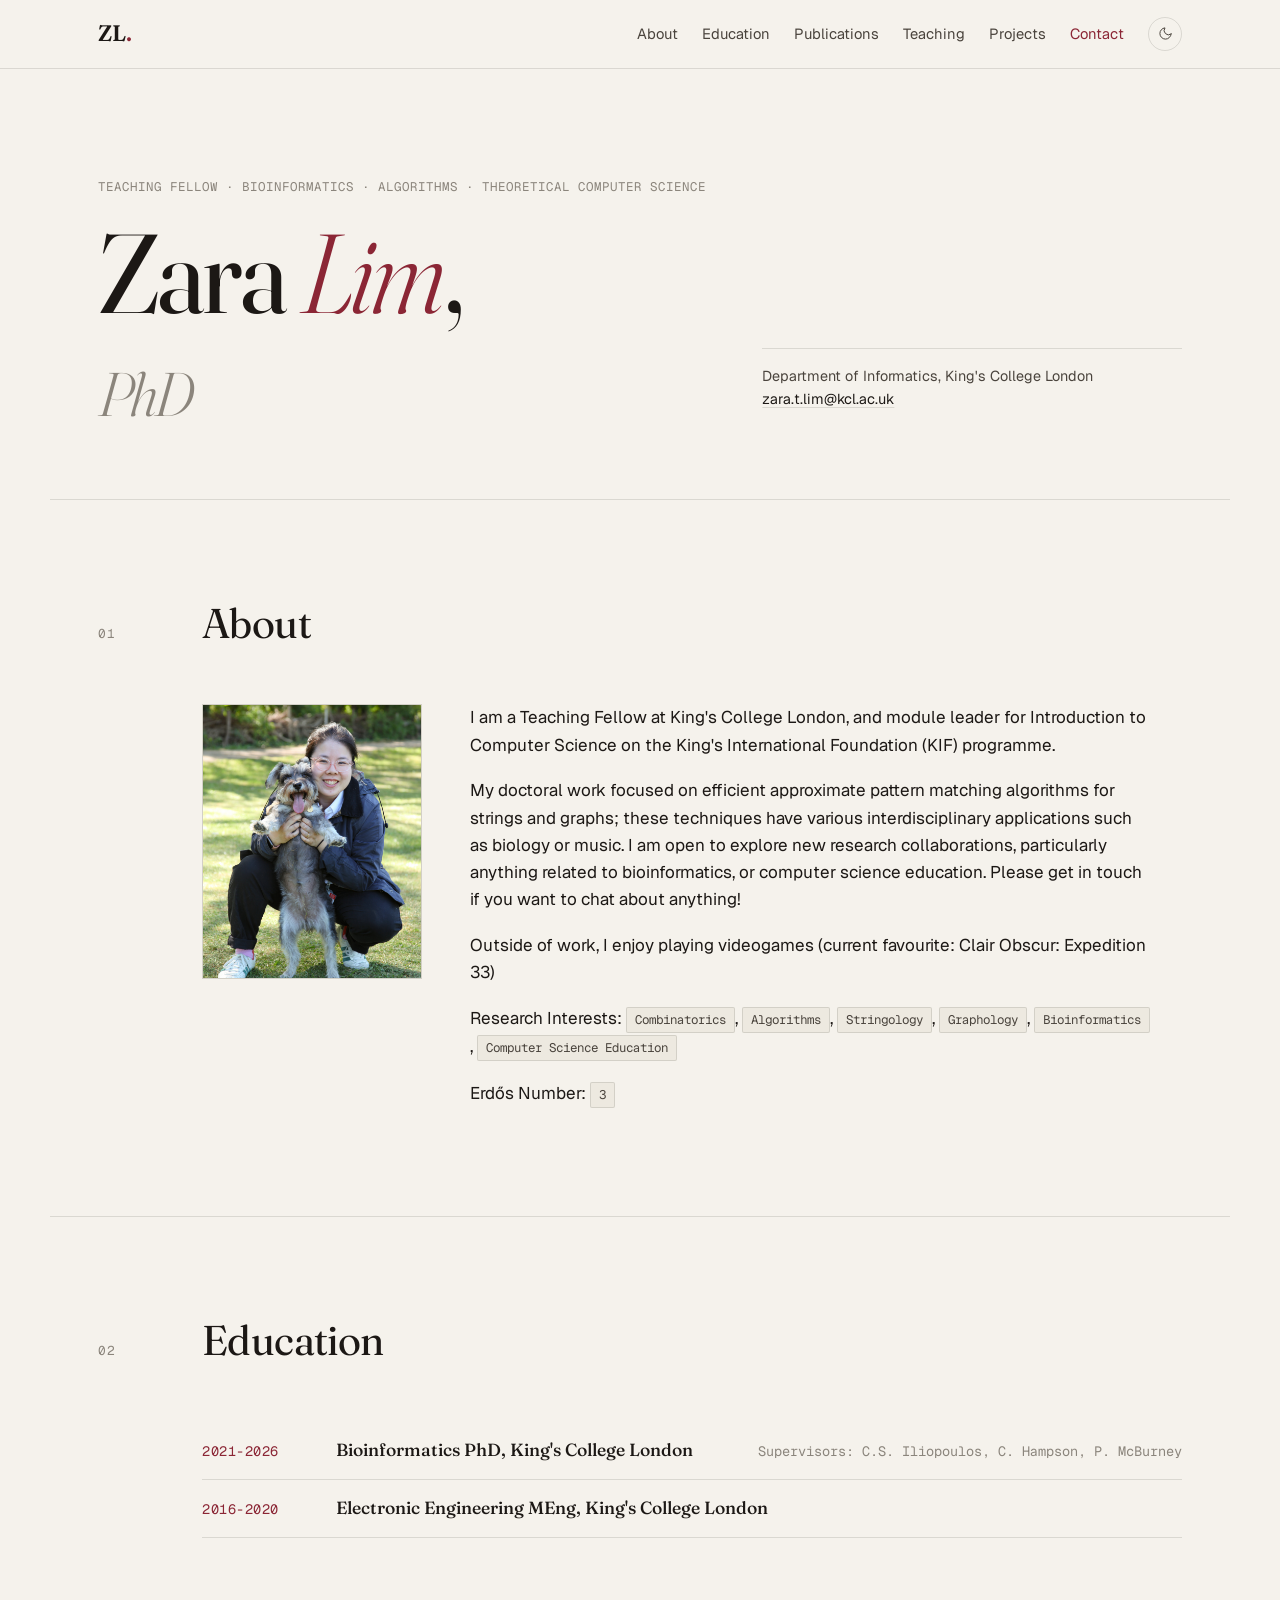
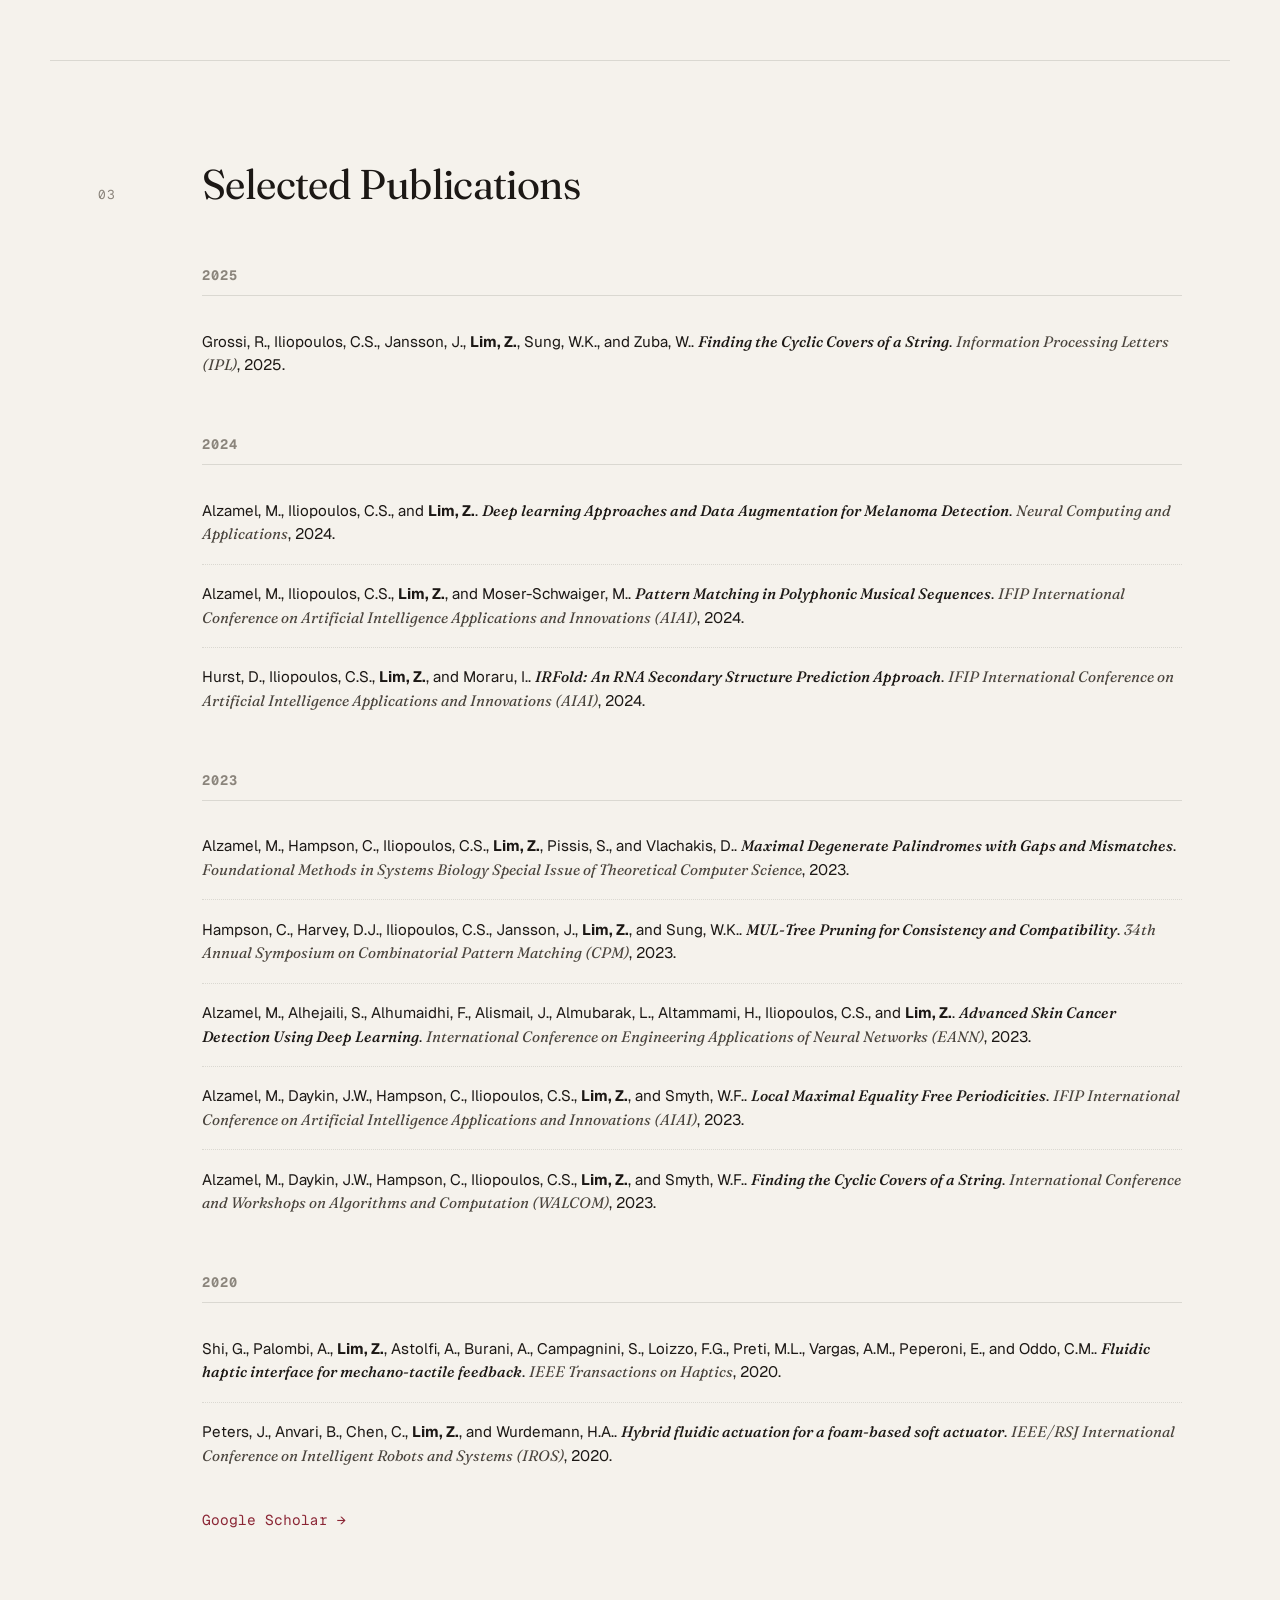
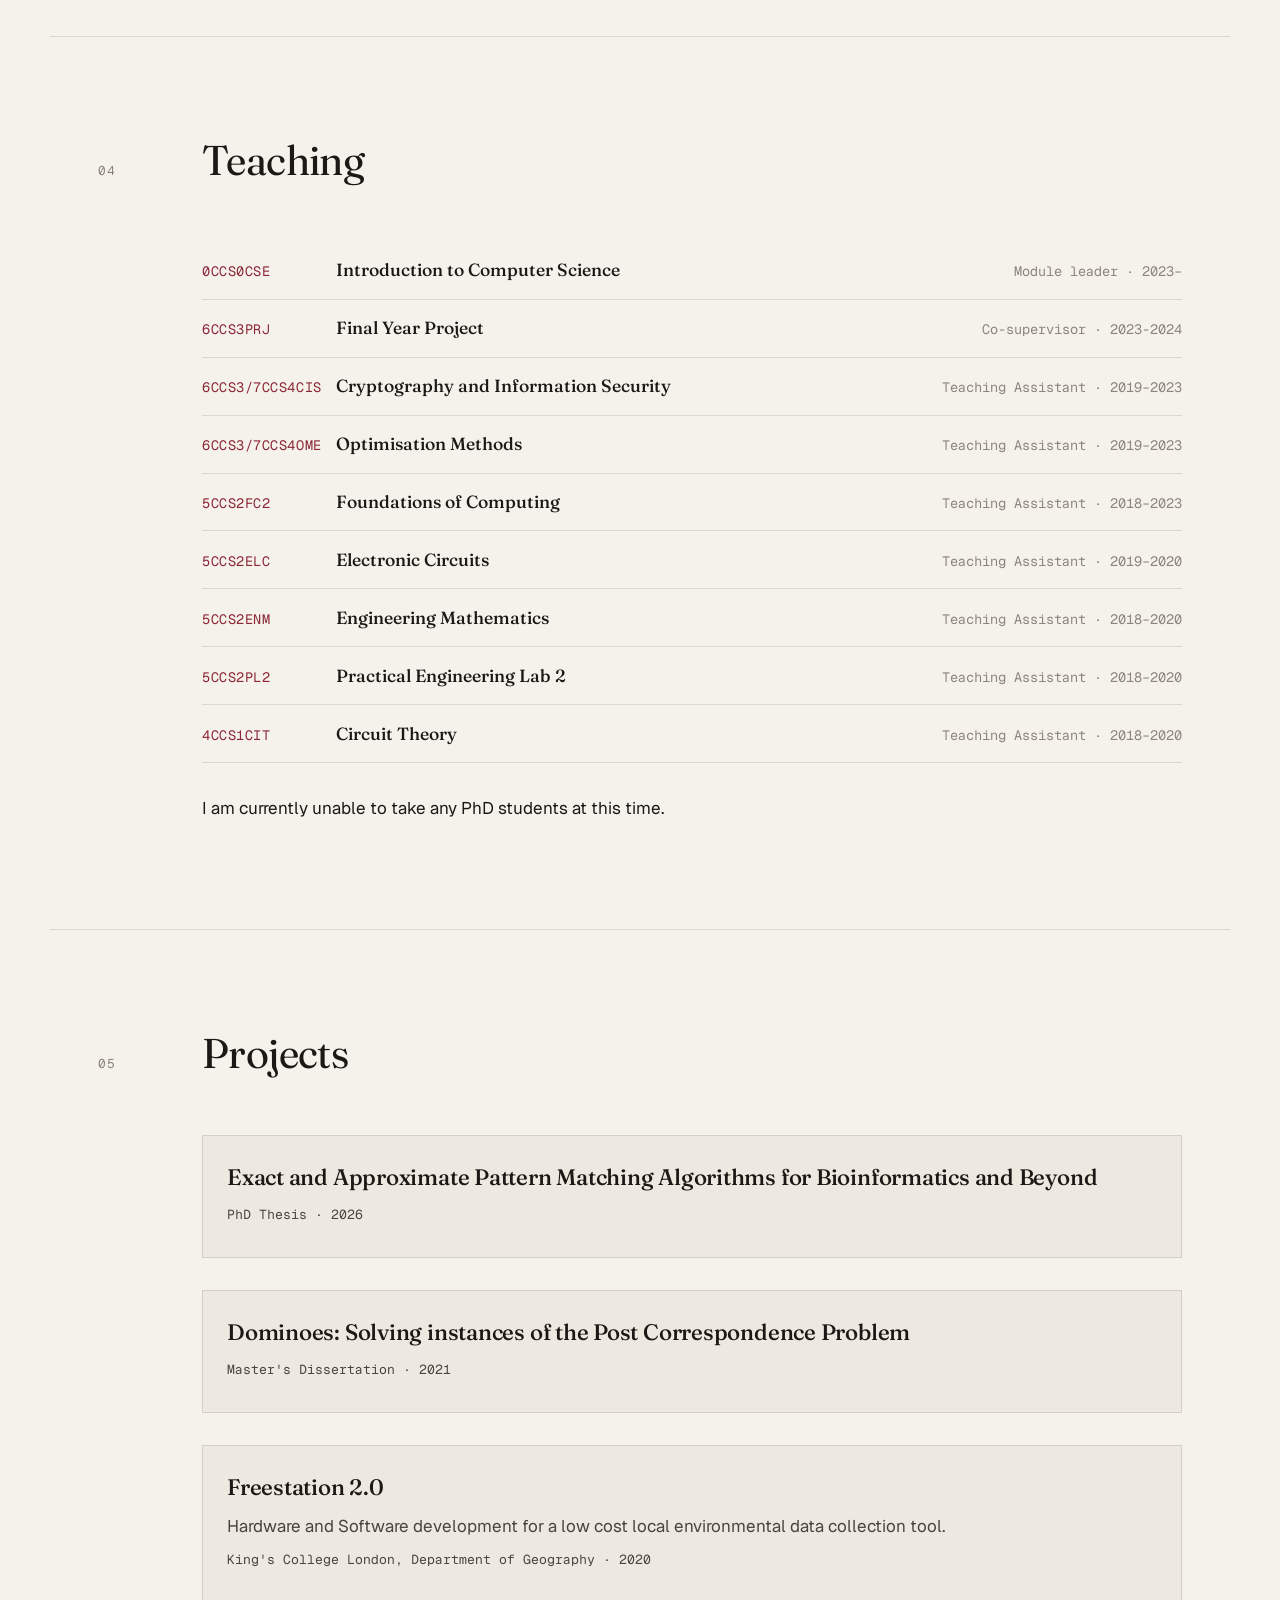
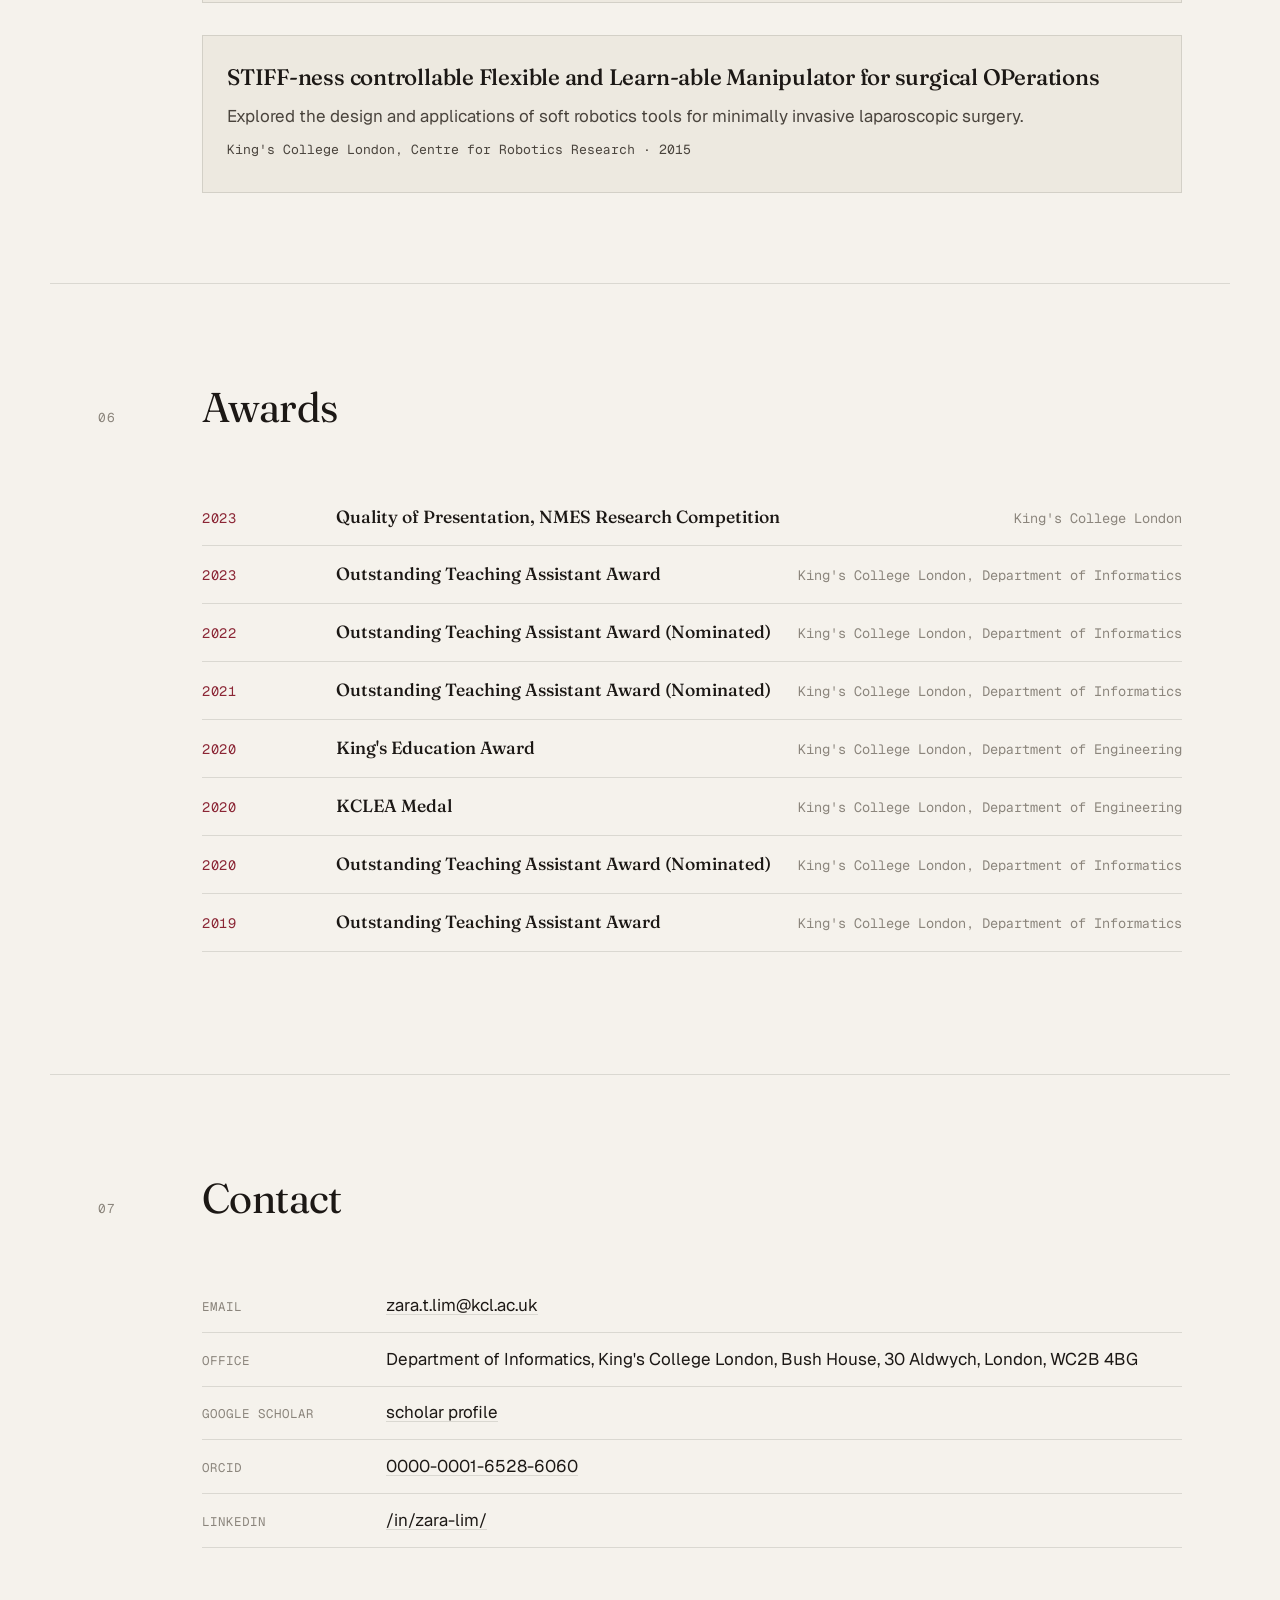
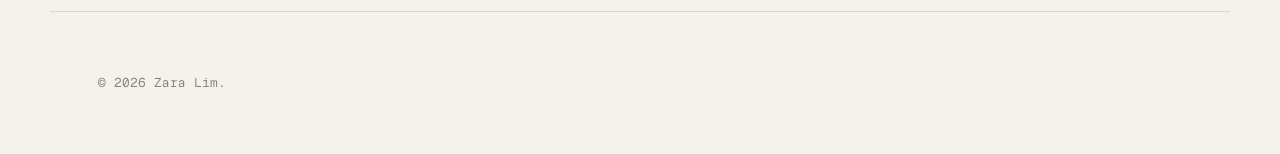
<file: index.html>
<!doctype html>
<html lang="en-GB">
<head>
  <meta charset="utf-8">
  <meta name="viewport" content="width=device-width, initial-scale=1">

  <!-- ============ SEO ============ -->

  <title>Dr Zara Lim — Teaching Fellow, King's College London</title>
  <meta name="description" content="Dr Zara Lim is a Teaching Fellow at King's College London researching string and graph algorithms, pattern matching and bioinformatics, and teaching computer science.">
  <meta name="author" content="Zara Lim">
  <meta name="robots" content="index, follow">
  <link rel="canonical" href="https://zaratimmilim.github.io/">

  <!-- Social previews (Open Graph / LinkedIn / Facebook) -->
  <meta property="og:type" content="profile">
  <meta property="og:site_name" content="Dr Zara Lim">
  <meta property="og:title" content="Dr Zara Lim, Teaching Fellow">
  <meta property="og:description" content="Teaching Fellow at King's College London. Research in algorithms, stringology, pattern matching and bioinformatics.">
  <meta property="og:url" content="https://zaratimmilim.github.io/">
  <meta property="og:image" content="https://zaratimmilim.github.io/assets/images/me.jpg">
  <meta property="og:locale" content="en_GB">
  <meta property="profile:first_name" content="Zara">
  <meta property="profile:last_name" content="Lim">

  <!-- Social previews (X / Twitter) -->
  <meta name="twitter:card" content="summary">
  <meta name="twitter:title" content="Dr Zara Lim — Teaching Fellow in Computer Science">
  <meta name="twitter:description" content="Teaching Fellow at King's College London. Research in algorithms, stringology, pattern matching and bioinformatics.">
  <meta name="twitter:image" content="https://zaratimmilim.github.io/assets/images/me.jpg">

  <!-- Structured data: tells Google this page is about a person -->
  <script type="application/ld+json">
  {
    "@context": "https://schema.org",
    "@type": "ProfilePage",
    "url": "https://zaratimmilim.github.io/",
    "mainEntity": {
      "@type": "Person",
      "name": "Zara Lim",
      "honorificPrefix": "Dr",
      "jobTitle": "Teaching Fellow",
      "url": "https://zaratimmilim.github.io/",
      "image": "https://zaratimmilim.github.io/assets/images/me.jpg",
      "email": "mailto:zara.t.lim@kcl.ac.uk",
      "worksFor": {
        "@type": "CollegeOrUniversity",
        "name": "King's College London",
        "department": { "@type": "Organization", "name": "Department of Informatics" }
      },
      "alumniOf": { "@type": "CollegeOrUniversity", "name": "King's College London" },
      "workLocation": {
        "@type": "Place",
        "address": {
          "@type": "PostalAddress",
          "streetAddress": "Bush House, 30 Aldwych",
          "addressLocality": "London",
          "postalCode": "WC2B 4BG",
          "addressCountry": "GB"
        }
      },
      "knowsAbout": ["Algorithms", "Combinatorics", "Stringology", "Pattern Matching", "Graph Algorithms", "Bioinformatics", "Computer Science Education"],
      "sameAs": [
        "https://scholar.google.com/citations?user=2sN--UwAAAAJ",
        "https://orcid.org/0000-0001-6528-6060",
        "https://www.linkedin.com/in/zara-lim/"
      ]
    }
  }
  </script>

  <!-- Set theme -->
  <script>
  (function () {
    var saved = null;
    try { saved = localStorage.getItem('theme'); } catch (e) {}
    const system = window.matchMedia('(prefers-color-scheme: dark)').matches ? 'dark' : 'light';
    document.documentElement.setAttribute('data-theme', saved || system);
  })();
  </script>

  <!-- Fonts: Fraunces (display serif) + Geist (body sans) -->
  <link rel="preconnect" href="https://fonts.googleapis.com">
  <link rel="preconnect" href="https://fonts.gstatic.com" crossorigin>
  <link href="https://fonts.googleapis.com/css2?family=Fraunces:ital,opsz,wght@0,9..144,300..900;1,9..144,300..900&family=Geist:wght@300..700&family=Geist+Mono:wght@400;500&display=swap" rel="stylesheet">

  <link rel="stylesheet" href="assets/css/style.css">
</head>
<body>

  <!-- ============ NAVIGATION ============ -->
  <header class="nav">
    <div class="nav__inner">
      <a href="#top" class="nav__brand" aria-label="Zara Lim — home">ZL<span>.</span></a>
      <div class="nav__right">
        <nav aria-label="Main">
          <ul class="nav__links">
            <li><a href="#about">About</a></li>
            <li><a href="#education">Education</a></li>
            <li><a href="#publications">Publications</a></li>
            <li><a href="#teaching">Teaching</a></li>
            <li><a href="#projects">Projects</a></li>
            <li><a href="#contact">Contact</a></li>
          </ul>
        </nav>

        <!-- Theme toggle -->
        <button class="theme-toggle" id="theme-toggle" type="button" aria-label="Switch theme">
          <svg class="theme-toggle__sun" viewBox="0 0 24 24" fill="none" stroke="currentColor"
              stroke-width="1.6" stroke-linecap="round" aria-hidden="true">
            <circle cx="12" cy="12" r="4"/>
            <path d="M12 2v2M12 20v2M4.93 4.93l1.41 1.41M17.66 17.66l1.41 1.41
                    M2 12h2M20 12h2M4.93 19.07l1.41-1.41M17.66 6.34l1.41-1.41"/>
          </svg>
          <svg class="theme-toggle__moon" viewBox="0 0 24 24" fill="none" stroke="currentColor"
              stroke-width="1.6" stroke-linecap="round" stroke-linejoin="round" aria-hidden="true">
            <path d="M21 12.79A9 9 0 1 1 11.21 3 7 7 0 0 0 21 12.79z"/>
          </svg>
        </button>
      </div>
    </div>
  </header>

  <main id="top">

    <!-- ============ HERO ============ -->
    <section class="hero">
      <p class="eyebrow">Teaching Fellow · Bioinformatics · Algorithms · Theoretical Computer Science</p>
      <div class="hero__grid">
        <div class="hero__intro">

          <h1 class="display">
            Zara <em>Lim</em>,<br>
            <span class="display--muted">PhD</span>
          </h1>
        </div>
        <aside class="hero__aside">
          <p class="meta">
            Department of Informatics, King's College London<br>
            <a href="mailto:zara.t.lim@kcl.ac.uk">zara.t.lim@kcl.ac.uk</a>
          </p>
        </aside>
      </div>
    </section>

    <!-- ============ ABOUT ============ -->
    <section id="about" class="section">
      <header class="section__head">
        <span class="section__num">01</span>
        <h2 class="section__title">About</h2>
      </header>
      <div class="section__body two-col">
        <div class="two-col__media">
          <div class="portrait">
            <img src="assets/images/me.jpg" alt="Photo of Zara Lim" width="400" height="400" onerror="this.style.display='none'">
          </div>
        </div>
        <div class="two-col__text prose">
          <p>
            I am a Teaching Fellow at King's College London,
            and module leader for Introduction to Computer Science
            on the King's International Foundation (KIF) programme.
          </p>
          <p>
            My doctoral work focused on efficient approximate pattern matching
            algorithms for strings and graphs; these techniques have various
            interdisciplinary applications such as biology or music.

            I am open to explore new research collaborations, particularly
            anything related to bioinformatics, or computer science education.
            Please get in touch if you want to chat about anything!
          </p>
          <p>
            Outside of work, I enjoy playing videogames (current favourite: Clair Obscur: Expedition 33)
          </p>

          <p>
            Research Interests:
            <span class="tag">Combinatorics</span>,
            <span class="tag">Algorithms</span>,
            <span class="tag">Stringology</span>,
            <span class="tag">Graphology</span>,
            <span class="tag">Bioinformatics</span>,
            <span class="tag">Computer Science Education</span>
          </p>
          <p>
            Erdős Number:
            <span class="tag">3</span>
          </p>
        </div>
      </div>
    </section>



    <!-- ============ EDUCATION ============ -->
    <section id="education" class="section">
      <header class="section__head">
        <span class="section__num">02</span>
        <h2 class="section__title">Education</h2>
      </header>

      <div class="section__body">
        <ul class="courses">

          <li>
            <span class="course__code">2021-2026</span>
            <span class="course__name">Bioinformatics PhD, King's College London</span>
            <span class="course__role">Supervisors: C.S. Iliopoulos, C. Hampson, P. McBurney</span>

          </li>
          <li>
            <span class="course__code">2016-2020</span>
            <span class="course__name">Electronic Engineering MEng, King's College London</span>
          </li>
        </ul>

      </div>
    </section>




    <!-- ============ PUBLICATIONS ============ -->
    <section id="publications" class="section">
      <header class="section__head">
        <span class="section__num">03</span>
        <h2 class="section__title">Selected Publications</h2>
      </header>
      <div class="section__body">

        <h3 class="year">2025</h3>
        <ol class="pubs">
          <li class="pub">
            <span class="pub__authors">Grossi, R., Iliopoulos, C.S., Jansson, J., <strong>Lim, Z.</strong>, Sung, W.K., and Zuba, W.</span>.
            <span class="pub__title">Finding the Cyclic Covers of a String</span>.
            <em class="pub__venue">Information Processing Letters (IPL)</em>, 2025.
          </li>
        </ol>

        <h3 class="year">2024</h3>
        <ol class="pubs">
          <li class="pub">
            <span class="pub__authors">Alzamel, M., Iliopoulos, C.S., and <strong>Lim, Z.</strong></span>.
            <span class="pub__title">Deep learning Approaches and Data Augmentation for Melanoma Detection</span>.
            <em class="pub__venue">Neural Computing and Applications</em>, 2024.
          </li>
          <li class="pub">
            <span class="pub__authors">Alzamel, M., Iliopoulos, C.S., <strong>Lim, Z.</strong>, and Moser-Schwaiger, M.</span>.
            <span class="pub__title">Pattern Matching in Polyphonic Musical Sequences</span>.
            <em class="pub__venue">IFIP International Conference on Artificial Intelligence Applications and Innovations (AIAI)</em>, 2024.
          </li>
          <li class="pub">
            <span class="pub__authors">Hurst, D., Iliopoulos, C.S., <strong>Lim, Z.</strong>, and Moraru, I.</span>.
            <span class="pub__title">IRFold: An RNA Secondary Structure Prediction Approach</span>.
            <em class="pub__venue">IFIP International Conference on Artificial Intelligence Applications and Innovations (AIAI)</em>, 2024.
          </li>
        </ol>

        <h3 class="year">2023</h3>
        <ol class="pubs">
          <li class="pub">
            <span class="pub__authors">Alzamel, M., Hampson, C., Iliopoulos, C.S., <strong>Lim, Z.</strong>, Pissis, S., and Vlachakis, D.</span>.
            <span class="pub__title">Maximal Degenerate Palindromes with Gaps and Mismatches</span>.
            <em class="pub__venue">Foundational Methods in Systems Biology Special Issue of Theoretical Computer Science</em>, 2023.
          </li>
          <li class="pub">
            <span class="pub__authors">Hampson, C., Harvey, D.J., Iliopoulos, C.S., Jansson, J., <strong>Lim, Z.</strong>, and Sung, W.K.</span>.
            <span class="pub__title">MUL-Tree Pruning for Consistency and Compatibility</span>.
            <em class="pub__venue">34th Annual Symposium on Combinatorial Pattern Matching (CPM)</em>, 2023.
          </li>
          <li class="pub">
            <span class="pub__authors">Alzamel, M., Alhejaili, S., Alhumaidhi, F., Alismail, J., Almubarak, L., Altammami, H., Iliopoulos, C.S., and <strong>Lim, Z.</strong></span>.
            <span class="pub__title">Advanced Skin Cancer Detection Using Deep Learning</span>.
            <em class="pub__venue">International Conference on Engineering Applications of Neural Networks (EANN)</em>, 2023.
          </li>
          <li class="pub">
            <span class="pub__authors">Alzamel, M., Daykin, J.W., Hampson, C., Iliopoulos, C.S., <strong>Lim, Z.</strong>, and Smyth, W.F.</span>.
            <span class="pub__title">Local Maximal Equality Free Periodicities</span>.
            <em class="pub__venue">IFIP International Conference on Artificial Intelligence Applications and Innovations (AIAI)</em>, 2023.
          </li>
          <li class="pub">
            <span class="pub__authors">Alzamel, M., Daykin, J.W., Hampson, C., Iliopoulos, C.S., <strong>Lim, Z.</strong>, and Smyth, W.F.</span>.
            <span class="pub__title">Finding the Cyclic Covers of a String</span>.
            <em class="pub__venue">International Conference and Workshops on Algorithms and Computation (WALCOM)</em>, 2023.
          </li>
        </ol>

        <h3 class="year">2020</h3>
        <ol class="pubs">
          <li class="pub">
            <span class="pub__authors">Shi, G., Palombi, A., <strong>Lim, Z.</strong>, Astolfi, A., Burani, A., Campagnini, S., Loizzo, F.G., Preti, M.L., Vargas, A.M., Peperoni, E., and Oddo, C.M.</span>.
            <span class="pub__title">Fluidic haptic interface for mechano-tactile feedback</span>.
            <em class="pub__venue">IEEE Transactions on Haptics</em>, 2020.
          </li>
          <li class="pub">
            <span class="pub__authors">Peters, J., Anvari, B., Chen, C., <strong>Lim, Z.</strong>, and Wurdemann, H.A.</span>.
            <span class="pub__title">Hybrid fluidic actuation for a foam-based soft actuator</span>.
            <em class="pub__venue">IEEE/RSJ International Conference on Intelligent Robots and Systems (IROS)</em>, 2020.
          </li>

        </ol>

        <p class="more"><a href="https://scholar.google.com/citations?user=2sN--UwAAAAJ&amp;hl=en" rel="me">Google Scholar →</a></p>
      </div>
    </section>

    <!-- ============ TEACHING ============ -->
    <section id="teaching" class="section">
      <header class="section__head">
        <span class="section__num">04</span>
        <h2 class="section__title">Teaching</h2>
      </header>
      <div class="section__body">
        <ul class="courses">

          <li>
            <span class="course__code">0CCS0CSE</span>
            <span class="course__name">Introduction to Computer Science</span>
            <span class="course__role">Module leader · 2023–</span>
          </li>
          <li>
            <span class="course__code">6CCS3PRJ</span>
            <span class="course__name">Final Year Project</span>
            <span class="course__role">Co-supervisor · 2023-2024</span>
          </li>
          <li>
            <span class="course__code">6CCS3/7CCS4CIS</span>
            <span class="course__name">Cryptography and Information Security</span>
            <span class="course__role">Teaching Assistant · 2019–2023</span>
          </li>
          <li>
            <span class="course__code">6CCS3/7CCS4OME</span>
            <span class="course__name">Optimisation Methods</span>
            <span class="course__role">Teaching Assistant · 2019–2023</span>
          </li>
          <li>
            <span class="course__code">5CCS2FC2</span>
            <span class="course__name">Foundations of Computing</span>
            <span class="course__role">Teaching Assistant · 2018–2023</span>
          </li>
          <li>
            <span class="course__code">5CCS2ELC</span>
            <span class="course__name">Electronic Circuits</span>
            <span class="course__role">Teaching Assistant · 2019–2020</span>
          </li>
          <li>
            <span class="course__code">5CCS2ENM</span>
            <span class="course__name">Engineering Mathematics</span>
            <span class="course__role">Teaching Assistant · 2018–2020</span>
          </li>
          <li>
            <span class="course__code">5CCS2PL2</span>
            <span class="course__name">Practical Engineering Lab 2</span>
            <span class="course__role">Teaching Assistant · 2018–2020</span>
          </li>
          <li>
            <span class="course__code">4CCS1CIT</span>
            <span class="course__name">Circuit Theory</span>
            <span class="course__role">Teaching Assistant · 2018–2020</span>
          </li>

        </ul>

        <p class="prose">
          I am currently unable to take any PhD students at this time.
        </p>
      </div>
    </section>

    <!-- ============ PROJECTS ============ -->
    <section id="projects" class="section">
      <header class="section__head">
        <span class="section__num">05</span>
        <h2 class="section__title">Projects</h2>
      </header>
      <div class="section__body">
        <ul class="projects">
          <li class="project">
            <h3>Exact and Approximate Pattern Matching Algorithms for Bioinformatics and Beyond</h3>
            <p class="project__meta">PhD Thesis · 2026</p>
          </li>
          <li class="project">
            <h3>Dominoes: Solving instances of the Post Correspondence Problem</h3>
            <p class="project__meta">Master's Dissertation · 2021</p>
          </li>
          <li class="project">
            <h3>Freestation 2.0</h3>
            <p>Hardware and Software development for a low cost local environmental data collection tool.</p>
            <p class="project__meta">King's College London, Department of Geography · 2020</p>
          </li>

          <li class="project">
            <h3>STIFF-ness controllable Flexible and Learn-able Manipulator for surgical OPerations</h3>
            <p>Explored the design and applications of soft robotics tools for minimally invasive laparoscopic surgery.</p>
            <p class="project__meta">King's College London, Centre for Robotics Research · 2015</p>
          </li>
        </ul>
      </div>
    </section>



    <!-- ============ AWARDS ============ -->
    <section id="awards" class="section">
      <header class="section__head">
        <span class="section__num">06</span>
        <h2 class="section__title">Awards</h2>
      </header>
      <div class="section__body">
        <ul class="courses">

          <li>
            <span class="course__code">2023</span>
            <span class="course__name">Quality of Presentation, NMES Research Competition</span>
            <span class="course__role">King's College London</span>
          </li>
          <li>
            <span class="course__code">2023</span>
            <span class="course__name">Outstanding Teaching Assistant Award</span>
            <span class="course__role">King's College London, Department of Informatics</span>
          </li>
          <li>
            <span class="course__code">2022</span>
            <span class="course__name">Outstanding Teaching Assistant Award (Nominated)</span>
            <span class="course__role">King's College London, Department of Informatics</span>
          </li>
          <li>
            <span class="course__code">2021</span>
            <span class="course__name">Outstanding Teaching Assistant Award (Nominated)</span>
            <span class="course__role">King's College London, Department of Informatics</span>
          </li>
          <li>
            <span class="course__code">2020</span>
            <span class="course__name">King's Education Award</span>
            <span class="course__role">King's College London, Department of Engineering</span>
          </li>
          <li>
            <span class="course__code">2020</span>
            <span class="course__name">KCLEA Medal</span>
            <span class="course__role">King's College London, Department of Engineering</span>
          </li>
          <li>
            <span class="course__code">2020</span>
            <span class="course__name">Outstanding Teaching Assistant Award (Nominated)</span>
            <span class="course__role">King's College London, Department of Informatics</span>
          </li>
          <li>
            <span class="course__code">2019</span>
            <span class="course__name">Outstanding Teaching Assistant Award</span>
            <span class="course__role">King's College London, Department of Informatics</span>
          </li>

        </ul>


      </div>
    </section>





    <!-- ============ CONTACT ============ -->
    <section id="contact" class="section section--contact">
      <header class="section__head">
        <span class="section__num">07</span>
        <h2 class="section__title">Contact</h2>
      </header>
      <div class="section__body">
        <ul class="contact">
          <li><span>Email</span><a href="mailto:zara.t.lim@kcl.ac.uk">zara.t.lim@kcl.ac.uk</a></li>
          <li><span>Office</span>Department of Informatics, King's College London, Bush House, 30 Aldwych, London, WC2B 4BG</li>
          <li><span>Google Scholar</span><a href="https://scholar.google.com/citations?user=2sN--UwAAAAJ&amp;hl=en" rel="me">scholar profile</a></li>
          <li><span>ORCID</span><a href="https://orcid.org/0000-0001-6528-6060" rel="me">0000-0001-6528-6060</a></li>
          <li><span>LinkedIn</span><a href="https://www.linkedin.com/in/zara-lim/" rel="me">/in/zara-lim/</a></li>
        </ul>
      </div>
    </section>

  </main>

  <footer class="foot">
    <p>© <span id="year"></span> Zara Lim.</p>
  </footer>

  <script src="assets/js/main.js"></script>
</body>
</html>
</file>
<file: assets/css/style.css>
/* =========================================================
   Personal academic site — refined editorial aesthetic
   Display: Fraunces (variable serif)   Body: Geist (sans)
   ========================================================= */

:root {
  /* palette */
  --bg:        #f5f2ec;          /* warm cream */
  --bg-soft:   #ede9e0;
  --ink:       #1c1815;          /* warm near-black */
  --ink-2:     #4a443d;
  --muted:     #8b857c;
  --rule:      rgba(28,24,21,0.12);
  --accent:    #8b2635;          /* deep oxblood */
  --accent-2:  #6e1c28;

  /* type */
  --display:   "Fraunces", "Times New Roman", serif;
  --body:      "Geist", -apple-system, BlinkMacSystemFont, sans-serif;
  --mono:      "Geist Mono", "SF Mono", Menlo, monospace;

  /* layout */
  --maxw:      1180px;
  --gutter:    clamp(1.25rem, 4vw, 3rem);
  --rhythm:    clamp(4rem, 10vh, 8rem);
}

* { box-sizing: border-box; }

html { scroll-behavior: smooth; }

body {
  margin: 0;
  background: var(--bg);
  color: var(--ink);
  font-family: var(--body);
  font-size: 17px;
  line-height: 1.6;
  font-feature-settings: "ss01", "cv11";
  -webkit-font-smoothing: antialiased;
  text-rendering: optimizeLegibility;
}

a {
  color: var(--ink);
  text-decoration: underline;
  text-decoration-color: var(--rule);
  text-underline-offset: 3px;
  text-decoration-thickness: 1px;
  transition: text-decoration-color .2s, color .2s;
}
a:hover { text-decoration-color: var(--accent); color: var(--accent); }

em { font-style: italic; font-family: var(--display); font-weight: 400; }

/* =========================================================
   NAV
   ========================================================= */
.nav {
  position: sticky; top: 0; z-index: 50;
  background: color-mix(in srgb, var(--bg) 88%, transparent);
  backdrop-filter: blur(12px);
  -webkit-backdrop-filter: blur(12px);
  border-bottom: 1px solid var(--rule);
}
.nav__inner {
  max-width: var(--maxw);
  margin: 0 auto;
  padding: 1rem var(--gutter);
  display: flex;
  align-items: center;
  justify-content: space-between;
  gap: 2rem;
}
.nav__brand {
  font-family: var(--display);
  font-weight: 600;
  font-size: 1.4rem;
  letter-spacing: -0.01em;
  text-decoration: none;
}
.nav__brand span { color: var(--accent); }
.nav__links {
  list-style: none;
  display: flex;
  flex-wrap: wrap;
  gap: 1.5rem;
  padding: 0; margin: 0;
  font-size: .92rem;
}
.nav__links a {
  text-decoration: none;
  color: var(--ink-2);
}
.nav__links a:hover { color: var(--accent); }


/* Smooth crossfade when the theme changes */
body, .nav, .project, .portrait, .tag {
  transition: background-color .25s ease, color .25s ease, border-color .25s ease;
}

/* Theme toggle button */
.nav__right {
  display: flex;
  align-items: center;
  gap: 1.5rem;
}
.theme-toggle {
  width: 34px; height: 34px;
  display: grid; place-items: center;
  background: transparent;
  color: var(--ink-2);
  border: 1px solid var(--rule);
  border-radius: 50%;
  cursor: pointer;
  padding: 0;
  transition: color .2s, border-color .2s, transform .35s ease;
}
.theme-toggle:hover {
  color: var(--accent);
  border-color: var(--accent);
  transform: rotate(20deg);
}
.theme-toggle svg { width: 15px; height: 15px; }

/* Show moon in light mode, sun in dark mode */
.theme-toggle__sun  { display: none; }
.theme-toggle__moon { display: block; }
:root[data-theme="dark"] .theme-toggle__sun  { display: block; }
:root[data-theme="dark"] .theme-toggle__moon { display: none; }



/* =========================================================
   HERO
   ========================================================= */
.hero {
  max-width: var(--maxw);
  margin: 0 auto;
  padding: clamp(4rem, 12vh, 9rem) var(--gutter) clamp(3rem, 8vh, 6rem);
}
.hero__grid {
  display: grid;
  grid-template-columns: 1.4fr 1fr;
  gap: clamp(2rem, 6vw, 5rem);
  align-items: end;
}
@media (max-width: 760px) {
  .hero__grid { grid-template-columns: 1fr; }
}

.eyebrow {
  font-family: var(--mono);
  font-size: .78rem;
  letter-spacing: 0.08em;
  text-transform: uppercase;
  color: var(--muted);
  margin: 0 0 1.5rem;
}

.display {
  font-family: var(--display);
  font-weight: 400;
  font-size: clamp(3.2rem, 9vw, 7rem);
  line-height: .92;
  letter-spacing: -0.025em;
  margin: 0;
  font-variation-settings: "opsz" 144;
}
.display em {
  font-style: italic;
  font-weight: 300;
  color: var(--accent);
}
.display--muted {
  color: var(--muted);
  font-size: .55em;
  font-style: italic;
  font-weight: 300;
}

.hero__aside { padding-bottom: 1rem; }

.lede {
  font-family: var(--display);
  font-size: 1.25rem;
  font-weight: 300;
  line-height: 1.45;
  margin: 0 0 1.5rem;
  font-variation-settings: "opsz" 36;
}

.meta {
  font-size: .9rem;
  color: var(--ink-2);
  margin: 0;
  border-top: 1px solid var(--rule);
  padding-top: 1rem;
}

/* =========================================================
   SECTIONS
   ========================================================= */
.section {
  max-width: var(--maxw);
  margin: 0 auto;
  padding: var(--rhythm) var(--gutter);
  border-top: 1px solid var(--rule);
}

.section__head {
  display: grid;
  grid-template-columns: 80px 1fr;
  gap: 1.5rem;
  align-items: baseline;
  margin-bottom: 3rem;
}
@media (max-width: 600px) {
  .section__head { grid-template-columns: 50px 1fr; gap: 1rem; }
}

.section__num {
  font-family: var(--mono);
  font-size: .8rem;
  color: var(--muted);
  letter-spacing: 0.05em;
}

.section__title {
  font-family: var(--display);
  font-size: clamp(1.8rem, 4vw, 2.6rem);
  font-weight: 400;
  margin: 0;
  letter-spacing: -0.015em;
  font-variation-settings: "opsz" 60;
}

.section__body { padding-left: calc(80px + 1.5rem); }
@media (max-width: 600px) {
  .section__body { padding-left: 0; }
}

.prose p { margin: 0 0 1.1em; max-width: 62ch; }

/* two-column about block */
.two-col {
  display: grid;
  grid-template-columns: 220px 1fr;
  gap: 3rem;
  align-items: start;
}
@media (max-width: 760px) {
  .two-col { grid-template-columns: 1fr; gap: 2rem; }
}
.portrait {
  aspect-ratio: 4 / 5;
  background: var(--bg-soft);
  border: 1px solid var(--rule);
  overflow: hidden;
  position: relative;
}
.portrait::before {
  content: "portrait";
  position: absolute; inset: 0;
  display: grid; place-items: center;
  font-family: var(--mono);
  font-size: .75rem;
  color: var(--muted);
  letter-spacing: 0.1em;
  text-transform: uppercase;
}
.portrait img {
  position: relative; z-index: 1;
  width: 100%; height: 100%;
  object-fit: cover;
}

.tag {
  display: inline-block;
  font-family: var(--mono);
  font-size: .78rem;
  padding: 2px 8px;
  background: var(--bg-soft);
  border: 1px solid var(--rule);
  border-radius: 2px;
  color: var(--ink-2);
}

/* =========================================================
   RESEARCH topics
   ========================================================= */
.topics {
  list-style: none;
  padding: 0; margin: 0;
  display: grid;
  grid-template-columns: repeat(2, 1fr);
  gap: 2.5rem 3rem;
}
@media (max-width: 700px) { .topics { grid-template-columns: 1fr; gap: 2rem; } }

.topic h3 {
  font-family: var(--display);
  font-weight: 500;
  font-size: 1.3rem;
  margin: 0 0 .5rem;
  letter-spacing: -0.01em;
  position: relative;
}
.topic h3::before {
  content: "";
  display: inline-block;
  width: 24px; height: 1px;
  background: var(--accent);
  margin-right: .75rem;
  vertical-align: middle;
}
.topic p { margin: 0; color: var(--ink-2); max-width: 50ch; }

/* =========================================================
   PUBLICATIONS
   ========================================================= */
.year {
  font-family: var(--mono);
  font-size: .85rem;
  color: var(--muted);
  letter-spacing: 0.08em;
  margin: 2.5rem 0 1rem;
  padding-bottom: .5rem;
  border-bottom: 1px solid var(--rule);
}
.year:first-of-type { margin-top: 0; }

.pubs { list-style: none; padding: 0; margin: 0 0 1rem; }
.pub {
  padding: 1.1rem 0;
  border-bottom: 1px dotted var(--rule);
  font-size: .95rem;
  line-height: 1.55;
}
.pub:last-child { border-bottom: 0; }
.pub__title {
  font-family: var(--display);
  font-weight: 500;
  font-style: italic;
  color: var(--ink);
}
.pub__venue { color: var(--ink-2); }
.pub__links {
  display: block;
  margin-top: .35rem;
  font-family: var(--mono);
  font-size: .82rem;
  color: var(--muted);
}
.pub__links a { color: var(--accent); text-decoration: none; }
.pub__links a:hover { text-decoration: underline; }

.more { margin-top: 1.5rem; font-family: var(--mono); font-size: .9rem; }
.more a { text-decoration: none; color: var(--accent); }

/* =========================================================
   TEACHING
   ========================================================= */
.courses { list-style: none; padding: 0; margin: 0 0 2rem; }
.courses li {
  display: grid;
  grid-template-columns: 110px 1fr auto;
  gap: 1.5rem;
  padding: .9rem 0;
  border-bottom: 1px solid var(--rule);
  align-items: baseline;
}
@media (max-width: 600px) {
  .courses li { grid-template-columns: 1fr; gap: .25rem; padding: 1rem 0; }
}
.course__code {
  font-family: var(--mono);
  font-size: .85rem;
  color: var(--accent);
  letter-spacing: 0.04em;
}
.course__name {
  font-family: var(--display);
  font-size: 1.1rem;
  font-weight: 500;
}
.course__role {
  font-size: .85rem;
  color: var(--muted);
  font-family: var(--mono);
}

/* =========================================================
   PROJECTS
   ========================================================= */
.projects { list-style: none; padding: 0; margin: 0; display: grid; gap: 2rem; }
.project {
  padding: 1.5rem;
  background: var(--bg-soft);
  border: 1px solid var(--rule);
  transition: transform .25s, border-color .25s;
}
.project:hover { transform: translateY(-2px); border-color: var(--accent); }
.project h3 {
  font-family: var(--display);
  font-weight: 500;
  font-size: 1.4rem;
  margin: 0 0 .5rem;
  letter-spacing: -0.01em;
}
.project p { margin: 0 0 .5rem; color: var(--ink-2); }
.project__meta {
  font-family: var(--mono);
  font-size: .82rem;
  color: var(--muted);
}
.project__meta a { color: var(--accent); text-decoration: none; }

/* =========================================================
   CONTACT
   ========================================================= */
.section--contact { padding-bottom: calc(var(--rhythm) * .7); }
.contact { list-style: none; padding: 0; margin: 0; }
.contact li {
  display: grid;
  grid-template-columns: 160px 1fr;
  gap: 1.5rem;
  padding: .8rem 0;
  border-bottom: 1px solid var(--rule);
  align-items: baseline;
}
@media (max-width: 600px) {
  .contact li { grid-template-columns: 1fr; gap: .15rem; }
}
.contact li span:first-child {
  font-family: var(--mono);
  font-size: .78rem;
  color: var(--muted);
  letter-spacing: 0.08em;
  text-transform: uppercase;
}

/* =========================================================
   FOOTER
   ========================================================= */
.foot {
  max-width: var(--maxw);
  margin: 0 auto;
  padding: 3rem var(--gutter);
  border-top: 1px solid var(--rule);
  font-family: var(--mono);
  font-size: .8rem;
  color: var(--muted);
}
.foot a { color: var(--muted); text-decoration: underline; text-decoration-color: var(--rule); }
.foot a:hover { color: var(--accent); }

/* =========================================================
   DARK THEME — activated by [data-theme="dark"] on <html>
   ========================================================= */
:root[data-theme="dark"] {
  --bg:        #15110d;
  --bg-soft:   #1f1a14;
  --ink:       #f0ebe0;
  --ink-2:     #c6bfb1;
  --muted:     #8a8377;
  --rule:      rgba(240, 235, 224, 0.12);
  --accent:    #d4736b;
  --accent-2:  #b85a52;
}

/* =========================================================
   PRINT (CV-style)
   ========================================================= */
@media print {
  .nav, .foot { display: none; }
  body { background: white; color: black; font-size: 11pt; }
  .section { padding: 1rem 0; border-top: 1px solid #999; }
  a { color: black; text-decoration: none; }
}
</file>
